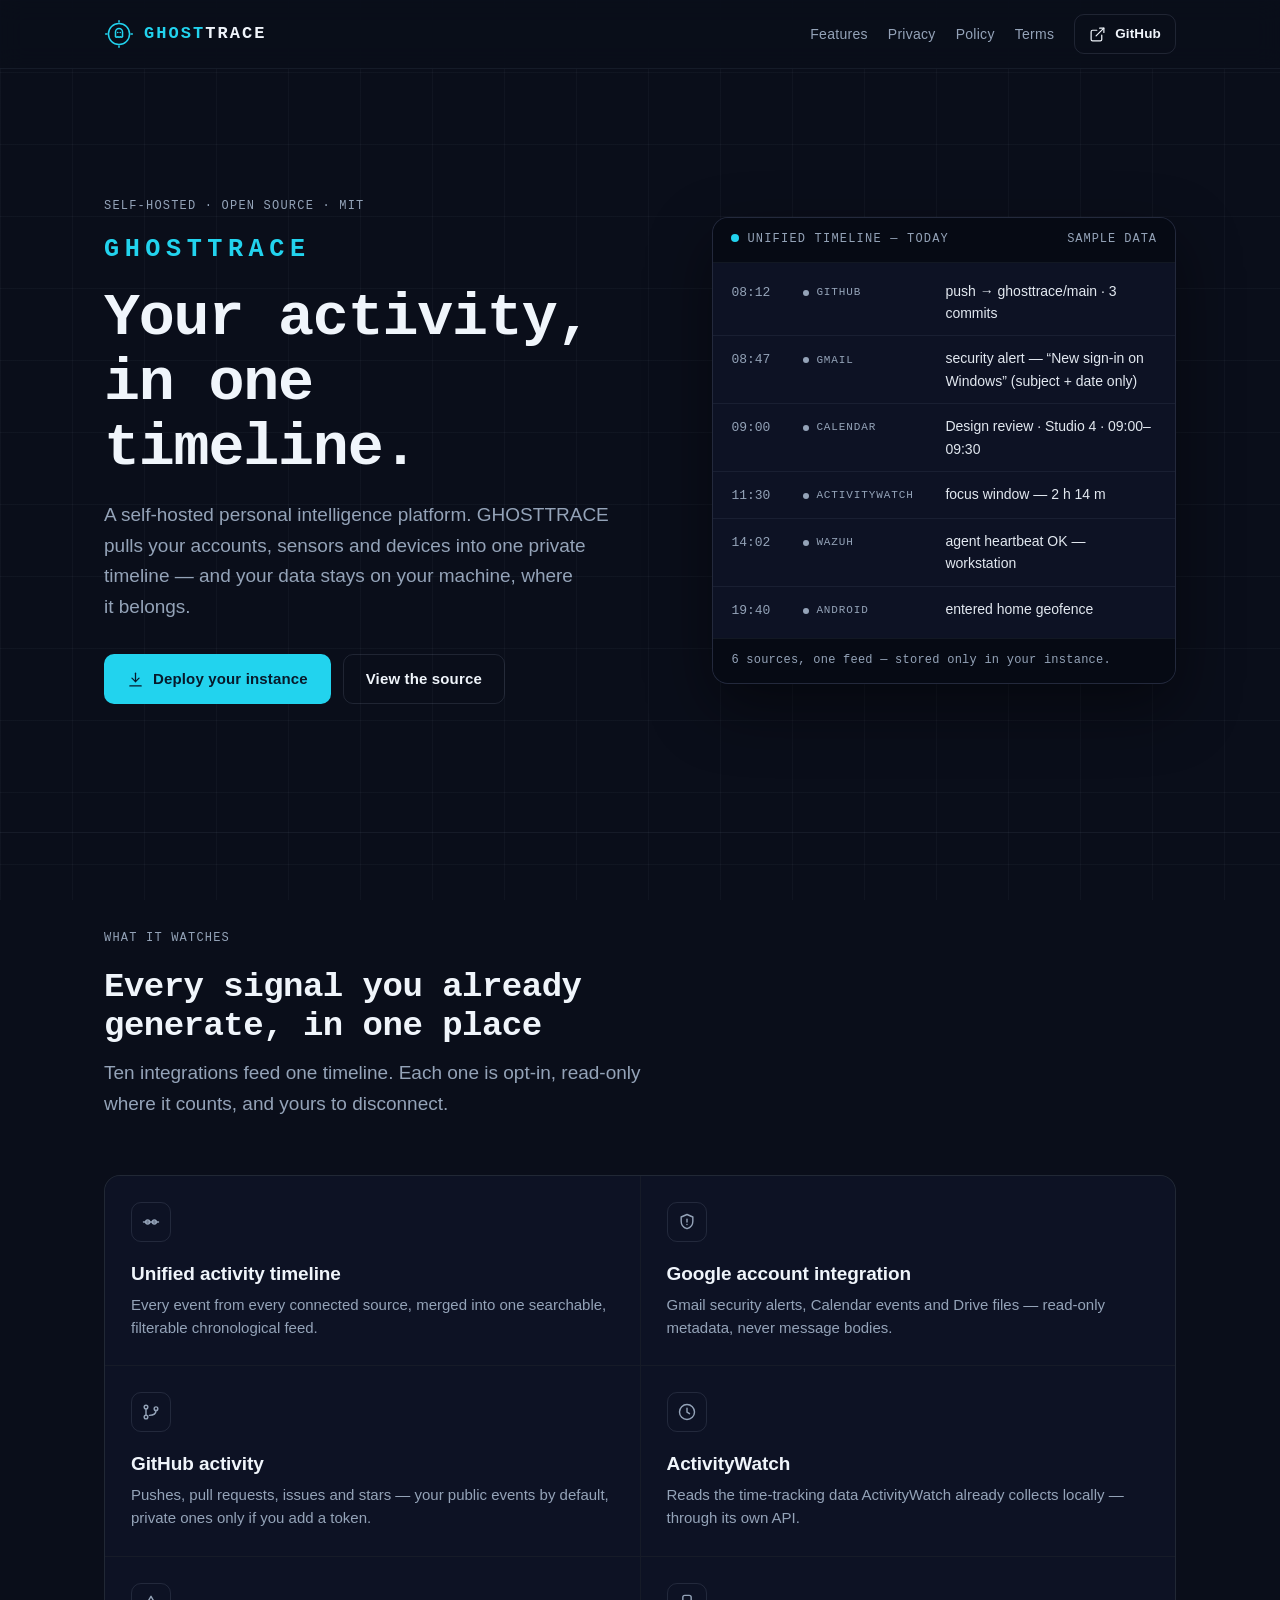
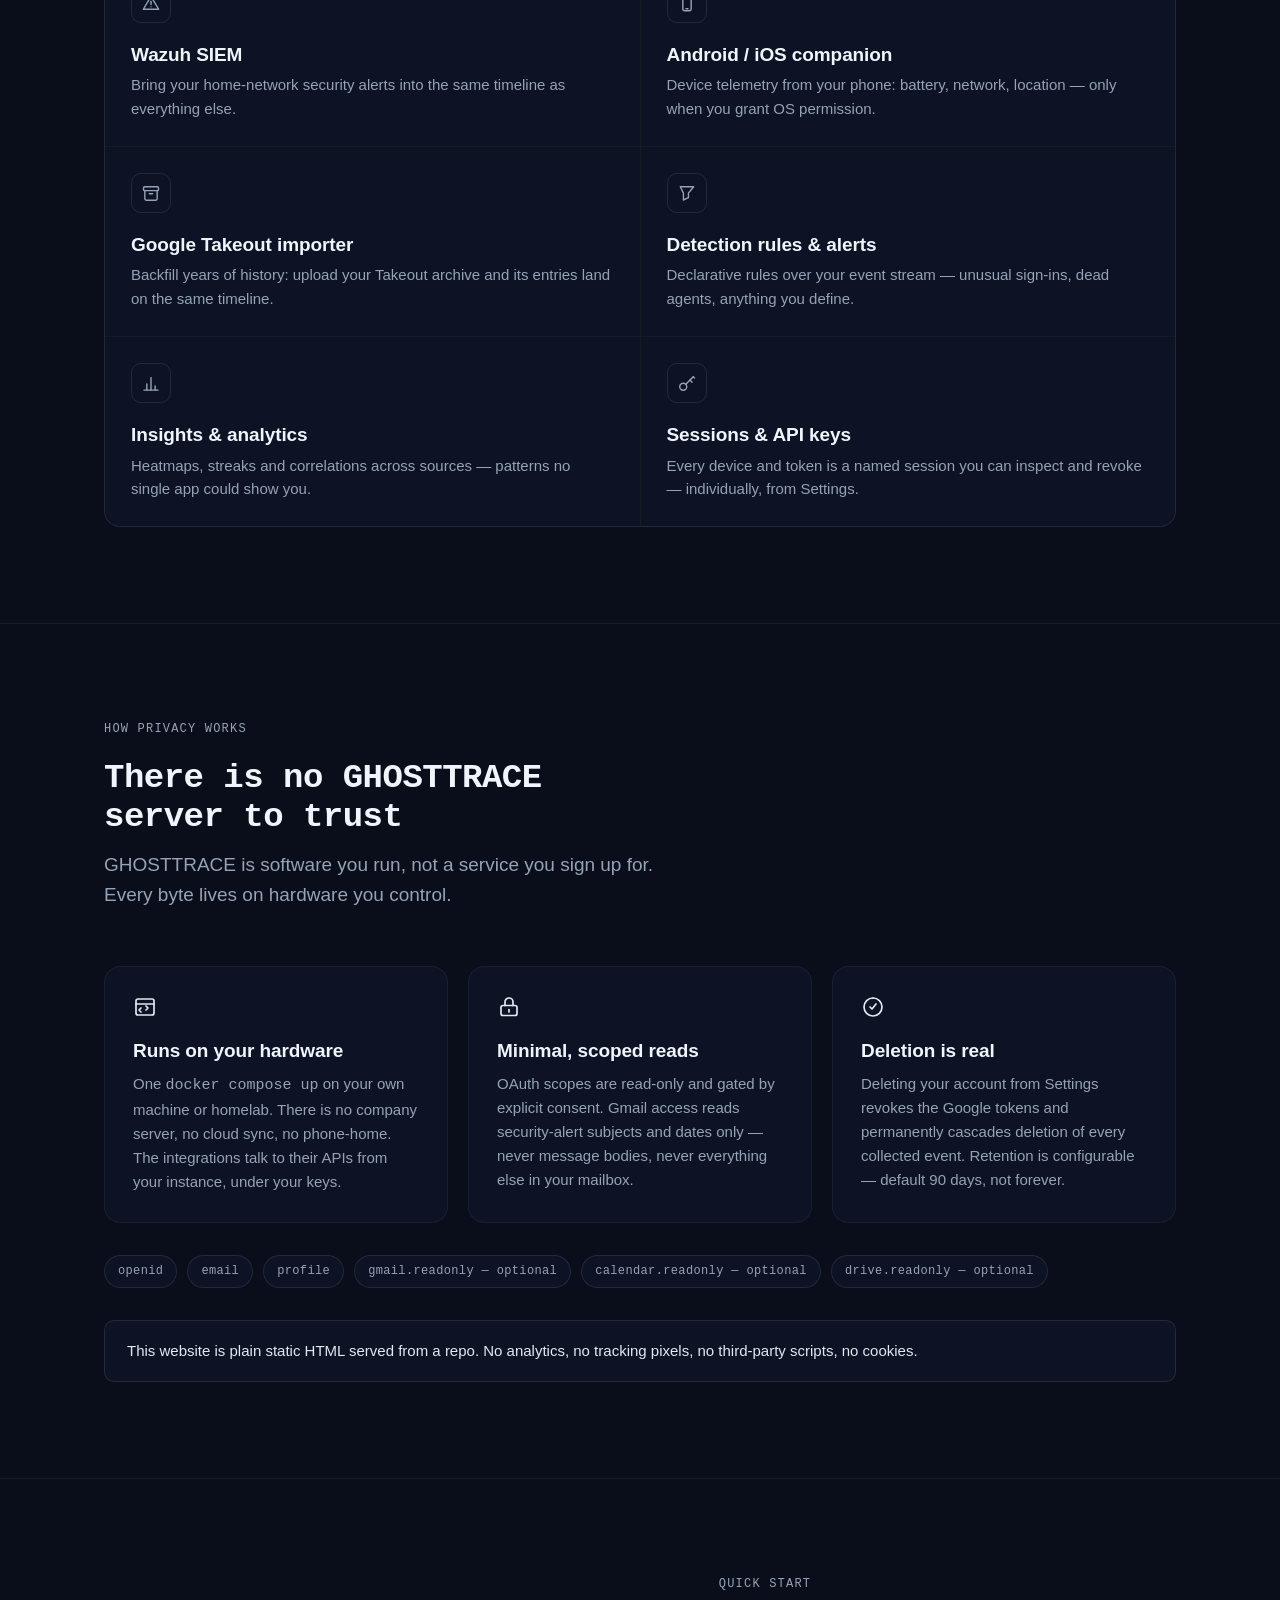
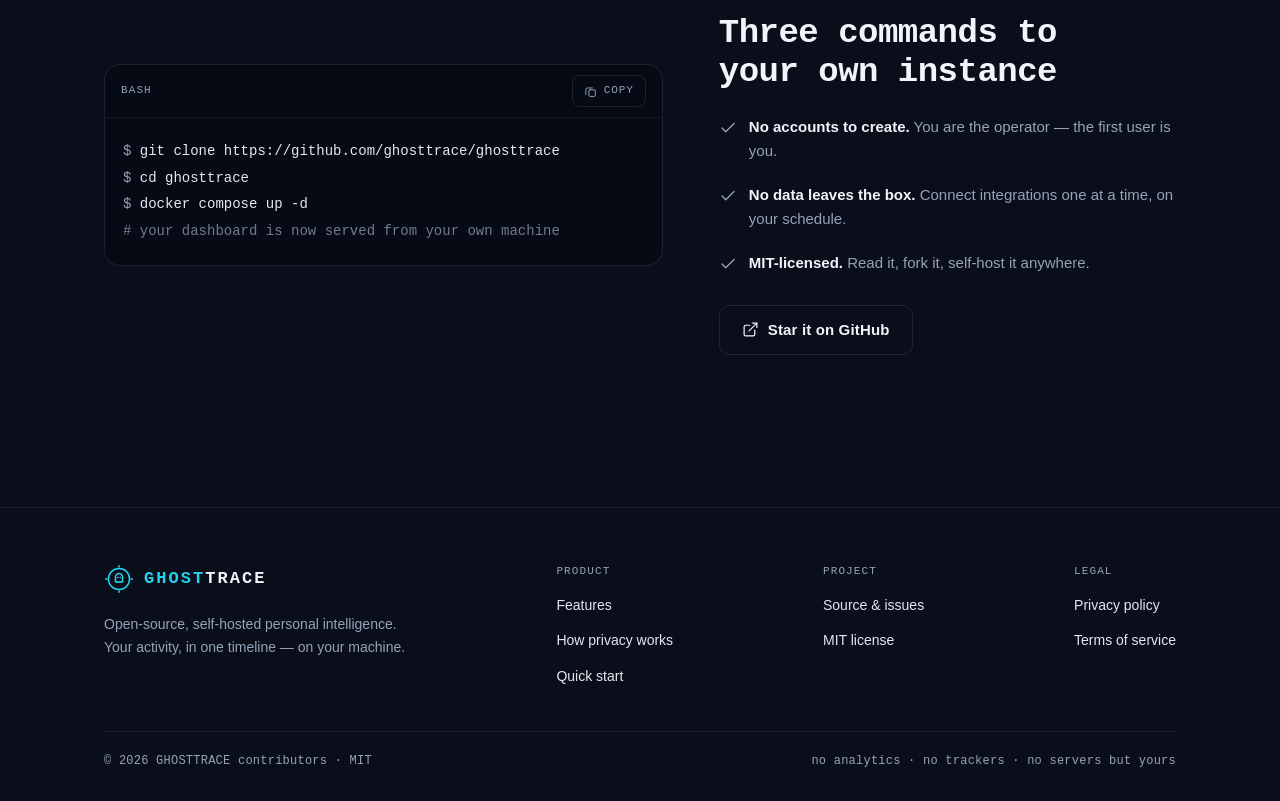
<file: index.html>
<!doctype html>
<html lang="en" data-zcode-design>
<head>
  <meta charset="utf-8" />
  <meta name="viewport" content="width=device-width, initial-scale=1" />
  <title>GHOSTTRACE — your activity, in one timeline</title>
  <meta name="description" content="GHOSTTRACE is an open-source, self-hosted personal intelligence platform. Google, GitHub, ActivityWatch, Wazuh and your phone, unified in one private timeline — your data stays on your machine." />
  <meta name="theme-color" content="#0a0e1a" />
  <link rel="canonical" href="https://parasbutt3-dotcom.github.io/ghosttrace-site/" />
  <meta property="og:type" content="website" />
  <meta property="og:site_name" content="GHOSTTRACE" />
  <meta property="og:url" content="https://parasbutt3-dotcom.github.io/ghosttrace-site/" />
  <meta property="og:title" content="GHOSTTRACE — your activity, in one timeline" />
  <meta property="og:description" content="Self-hosted personal intelligence. Your data stays on your machine." />
  <meta property="og:image" content="https://parasbutt3-dotcom.github.io/ghosttrace-site/logo.png" />
  <meta name="twitter:card" content="summary" />
  <meta name="twitter:title" content="GHOSTTRACE — your activity, in one timeline" />
  <meta name="twitter:description" content="Self-hosted personal intelligence. Your data stays on your machine." />
  <meta name="twitter:image" content="https://parasbutt3-dotcom.github.io/ghosttrace-site/logo.png" />
  <link rel="icon" href="favicon.svg" type="image/svg+xml" />
  <link rel="apple-touch-icon" href="logo.png" />
  <link rel="stylesheet" href="style.css" />
</head>
<body>
  <a class="skip-link" href="#main">Skip to content</a>

  <header class="topnav">
    <div class="container topnav-inner">
      <a class="brand" href="index.html" aria-label="GHOSTTRACE home">
        <svg viewBox="0 0 512 512" width="30" height="30" aria-hidden="true" focusable="false">
          <circle cx="256" cy="256" r="180" fill="none" stroke="#22d3ee" stroke-width="26"/>
          <path d="M256 28v24M256 460v24M28 256h24M460 256h24" fill="none" stroke="#22d3ee" stroke-width="26" stroke-linecap="round"/>
          <path d="M196 302V222a60 60 0 0 1 120 0v80q-15 22-30 0q-15 22-30 0q-15 22-30 0q-15 22-30 0Z" fill="none" stroke="#22d3ee" stroke-width="26" stroke-linejoin="round" stroke-linecap="round"/>
          <circle cx="235" cy="230" r="14" fill="#22d3ee"/>
          <circle cx="277" cy="230" r="14" fill="#22d3ee"/>
        </svg>
        <span class="brand-word"><span class="accent">GHOST</span>TRACE</span>
      </a>
      <nav class="nav-right" aria-label="Primary">
        <div class="nav-links">
          <a href="#features">Features</a>
          <a href="#privacy">Privacy</a>
          <a href="privacy.html">Policy</a>
          <a href="terms.html">Terms</a>
        </div>
        <!-- Repo placeholder: replace href with your published repository URL -->
        <a class="btn btn-secondary btn-sm" href="https://github.com/ghosttrace/ghosttrace" rel="noopener">
          <svg viewBox="0 0 24 24" fill="none" stroke="currentColor" stroke-width="1.7" stroke-linecap="round" stroke-linejoin="round" aria-hidden="true"><path d="M18 13v6a2 2 0 0 1-2 2H5a2 2 0 0 1-2-2V8a2 2 0 0 1 2-2h6"/><path d="M15 3h6v6"/><path d="M10 14 21 3"/></svg>
          GitHub
        </a>
      </nav>
    </div>
  </header>

  <main id="main">
    <!-- ─── hero ──────────────────────────────────────────────────────── -->
    <section class="section hero" aria-labelledby="hero-title">
      <div class="container hero-split">
        <div class="reveal">
          <p class="eyebrow">Self-hosted · Open source · MIT</p>
          <h1 id="hero-title">
            <span class="brand-line">GHOSTTRACE</span>
            Your activity, in one timeline.
          </h1>
          <p class="lead">A self-hosted personal intelligence platform. GHOSTTRACE pulls your accounts, sensors and devices into one private timeline — and your data stays on your machine, where it belongs.</p>
          <div class="hero-cta">
            <a class="btn btn-primary" href="#quickstart">
              <svg viewBox="0 0 24 24" fill="none" stroke="currentColor" stroke-width="1.8" stroke-linecap="round" stroke-linejoin="round" aria-hidden="true"><path d="M12 3v12"/><path d="m7 10 5 5 5-5"/><path d="M4 21h16"/></svg>
              Deploy your instance
            </a>
            <a class="btn btn-secondary" href="https://github.com/ghosttrace/ghosttrace" rel="noopener">View the source</a>
          </div>
        </div>

        <figure class="timeline-panel reveal" style="animation-delay:.15s">
          <div class="timeline-head">
            <p class="label"><span class="live-dot" aria-hidden="true"></span>Unified timeline — today</p>
            <p class="label" style="letter-spacing:.08em">Sample data</p>
          </div>
          <ul class="timeline-list">
            <li class="timeline-row">
              <time>08:12</time>
              <span class="src">GitHub</span>
              <span class="evt">push → ghosttrace/main · 3 commits</span>
            </li>
            <li class="timeline-row">
              <time>08:47</time>
              <span class="src">Gmail</span>
              <span class="evt">security alert — “New sign-in on Windows” (subject + date only)</span>
            </li>
            <li class="timeline-row">
              <time>09:00</time>
              <span class="src">Calendar</span>
              <span class="evt">Design review · Studio 4 · 09:00–09:30</span>
            </li>
            <li class="timeline-row">
              <time>11:30</time>
              <span class="src">ActivityWatch</span>
              <span class="evt">focus window — 2 h 14 m</span>
            </li>
            <li class="timeline-row">
              <time>14:02</time>
              <span class="src">Wazuh</span>
              <span class="evt">agent heartbeat OK — workstation</span>
            </li>
            <li class="timeline-row">
              <time>19:40</time>
              <span class="src">Android</span>
              <span class="evt">entered home geofence</span>
            </li>
          </ul>
          <figcaption class="timeline-foot">6 sources, one feed — stored only in your instance.</figcaption>
        </figure>
      </div>
    </section>

    <!-- ─── features ──────────────────────────────────────────────────── -->
    <section class="section" id="features" aria-labelledby="features-title">
      <div class="container">
        <div class="section-head">
          <p class="eyebrow">What it watches</p>
          <h2 id="features-title">Every signal you already generate, in one place</h2>
          <p class="lead">Ten integrations feed one timeline. Each one is opt-in, read-only where it counts, and yours to disconnect.</p>
        </div>
        <div class="features-grid">
          <article class="feature">
            <span class="feature-mark"><svg viewBox="0 0 24 24" fill="none" stroke="currentColor" stroke-width="1.7" stroke-linecap="round" aria-hidden="true"><path d="M3 12h18"/><circle cx="8" cy="12" r="2.4"/><circle cx="16" cy="12" r="2.4"/></svg></span>
            <h3>Unified activity timeline</h3>
            <p>Every event from every connected source, merged into one searchable, filterable chronological feed.</p>
          </article>
          <article class="feature">
            <span class="feature-mark"><svg viewBox="0 0 24 24" fill="none" stroke="currentColor" stroke-width="1.7" stroke-linecap="round" stroke-linejoin="round" aria-hidden="true"><path d="m12 3 7 3v5c0 4.4-3 7.7-7 9-4-1.3-7-4.6-7-9V6l7-3Z"/><path d="M12 8.5V12"/><path d="M12 15h.01"/></svg></span>
            <h3>Google account integration</h3>
            <p>Gmail security alerts, Calendar events and Drive files — read-only metadata, never message bodies.</p>
          </article>
          <article class="feature">
            <span class="feature-mark"><svg viewBox="0 0 24 24" fill="none" stroke="currentColor" stroke-width="1.7" stroke-linecap="round" aria-hidden="true"><circle cx="6" cy="6" r="2.2"/><circle cx="6" cy="18" r="2.2"/><circle cx="18" cy="8" r="2.2"/><path d="M6 8.2v7.6"/><path d="M18 10.2c0 4-3.6 5.8-8 5.8"/></svg></span>
            <h3>GitHub activity</h3>
            <p>Pushes, pull requests, issues and stars — your public events by default, private ones only if you add a token.</p>
          </article>
          <article class="feature">
            <span class="feature-mark"><svg viewBox="0 0 24 24" fill="none" stroke="currentColor" stroke-width="1.7" stroke-linecap="round" aria-hidden="true"><circle cx="12" cy="12" r="9"/><path d="M12 7.5V12l3 2"/></svg></span>
            <h3>ActivityWatch</h3>
            <p>Reads the time-tracking data ActivityWatch already collects locally — through its own API.</p>
          </article>
          <article class="feature">
            <span class="feature-mark"><svg viewBox="0 0 24 24" fill="none" stroke="currentColor" stroke-width="1.7" stroke-linecap="round" stroke-linejoin="round" aria-hidden="true"><path d="M12 4 2.8 19.5h18.4L12 4Z"/><path d="M12 10v3.8"/><path d="M12 16.6h.01"/></svg></span>
            <h3>Wazuh SIEM</h3>
            <p>Bring your home-network security alerts into the same timeline as everything else.</p>
          </article>
          <article class="feature">
            <span class="feature-mark"><svg viewBox="0 0 24 24" fill="none" stroke="currentColor" stroke-width="1.7" stroke-linecap="round" stroke-linejoin="round" aria-hidden="true"><rect x="7" y="2.8" width="10" height="18.4" rx="2.4"/><path d="M10.8 18.8h2.4"/></svg></span>
            <h3>Android / iOS companion</h3>
            <p>Device telemetry from your phone: battery, network, location — only when you grant OS permission.</p>
          </article>
          <article class="feature">
            <span class="feature-mark"><svg viewBox="0 0 24 24" fill="none" stroke="currentColor" stroke-width="1.7" stroke-linecap="round" stroke-linejoin="round" aria-hidden="true"><rect x="3" y="4.5" width="18" height="4.6" rx="1.4"/><path d="M4.6 9.1v9.9A1.6 1.6 0 0 0 6.2 20.6h11.6a1.6 1.6 0 0 0 1.6-1.6V9.1"/><path d="M10 12.8h4"/></svg></span>
            <h3>Google Takeout importer</h3>
            <p>Backfill years of history: upload your Takeout archive and its entries land on the same timeline.</p>
          </article>
          <article class="feature">
            <span class="feature-mark"><svg viewBox="0 0 24 24" fill="none" stroke="currentColor" stroke-width="1.7" stroke-linecap="round" stroke-linejoin="round" aria-hidden="true"><path d="M4 4.5h16l-6.3 7.7v5.4L7.7 20.4v-8.2L4 4.5Z"/></svg></span>
            <h3>Detection rules &amp; alerts</h3>
            <p>Declarative rules over your event stream — unusual sign-ins, dead agents, anything you define.</p>
          </article>
          <article class="feature">
            <span class="feature-mark"><svg viewBox="0 0 24 24" fill="none" stroke="currentColor" stroke-width="1.7" stroke-linecap="round" aria-hidden="true"><path d="M3.5 20.5h17"/><path d="M7 20.5V13"/><path d="M12 20.5V5.5"/><path d="M17 20.5v-5"/></svg></span>
            <h3>Insights &amp; analytics</h3>
            <p>Heatmaps, streaks and correlations across sources — patterns no single app could show you.</p>
          </article>
          <article class="feature">
            <span class="feature-mark"><svg viewBox="0 0 24 24" fill="none" stroke="currentColor" stroke-width="1.7" stroke-linecap="round" stroke-linejoin="round" aria-hidden="true"><circle cx="7.5" cy="16.5" r="4.2"/><path d="m10.6 13.4 8.9-8.9"/><path d="m15.5 8.5 2.6 2.6"/><path d="M19.5 4.5 21 6"/></svg></span>
            <h3>Sessions &amp; API keys</h3>
            <p>Every device and token is a named session you can inspect and revoke — individually, from Settings.</p>
          </article>
        </div>
      </div>
    </section>

    <!-- ─── how privacy works ─────────────────────────────────────────── -->
    <section class="section" id="privacy" aria-labelledby="privacy-title">
      <div class="container">
        <div class="section-head">
          <p class="eyebrow">How privacy works</p>
          <h2 id="privacy-title">There is no GHOSTTRACE server to trust</h2>
          <p class="lead">GHOSTTRACE is software you run, not a service you sign up for. Every byte lives on hardware you control.</p>
        </div>
        <div class="grid-3">
          <div class="pillar">
            <svg width="24" height="24" viewBox="0 0 24 24" fill="none" stroke="currentColor" stroke-width="1.7" stroke-linecap="round" stroke-linejoin="round" aria-hidden="true"><rect x="3" y="4" width="18" height="16" rx="2"/><path d="M3 9h18"/><path d="m8 13-2 2 2 2"/><path d="m13 15 2-2-2-2"/></svg>
            <h3>Runs on your hardware</h3>
            <p>One <code>docker compose up</code> on your own machine or homelab. There is no company server, no cloud sync, no phone-home. The integrations talk to their APIs from your instance, under your keys.</p>
          </div>
          <div class="pillar">
            <svg width="24" height="24" viewBox="0 0 24 24" fill="none" stroke="currentColor" stroke-width="1.7" stroke-linecap="round" stroke-linejoin="round" aria-hidden="true"><rect x="4" y="10.5" width="16" height="10" rx="2"/><path d="M8 10.5V7a4 4 0 0 1 8 0v3.5"/><path d="M12 14.5v2.5"/></svg>
            <h3>Minimal, scoped reads</h3>
            <p>OAuth scopes are read-only and gated by explicit consent. Gmail access reads security-alert subjects and dates only — never message bodies, never everything else in your mailbox.</p>
          </div>
          <div class="pillar">
            <svg width="24" height="24" viewBox="0 0 24 24" fill="none" stroke="currentColor" stroke-width="1.7" stroke-linecap="round" stroke-linejoin="round" aria-hidden="true"><circle cx="12" cy="12" r="9"/><path d="m9 12 2 2 4-5"/><path d="M12 3v0"/></svg>
            <h3>Deletion is real</h3>
            <p>Deleting your account from Settings revokes the Google tokens and permanently cascades deletion of every collected event. Retention is configurable — default 90 days, not forever.</p>
          </div>
        </div>
        <div class="scope-chips" role="list" aria-label="OAuth scopes GHOSTTRACE can request">
          <span class="chip" role="listitem">openid</span>
          <span class="chip" role="listitem">email</span>
          <span class="chip" role="listitem">profile</span>
          <span class="chip" role="listitem">gmail.readonly — optional</span>
          <span class="chip" role="listitem">calendar.readonly — optional</span>
          <span class="chip" role="listitem">drive.readonly — optional</span>
        </div>
        <p class="site-privacy-note">This website is plain static HTML served from a repo. No analytics, no tracking pixels, no third-party scripts, no cookies.</p>
      </div>
    </section>

    <!-- ─── quick start ───────────────────────────────────────────────── -->
    <section class="section" id="quickstart" aria-labelledby="quickstart-title">
      <div class="container quickstart-grid">
        <div class="terminal">
          <div class="terminal-bar">
            <p class="label">bash</p>
            <button class="copy-btn" id="copy-commands" type="button">
              <svg viewBox="0 0 24 24" fill="none" stroke="currentColor" stroke-width="1.8" stroke-linecap="round" stroke-linejoin="round" aria-hidden="true"><rect x="9" y="9" width="12" height="12" rx="2"/><path d="M15.5 5.5H6a2.5 2.5 0 0 0-2.5 2.5v9.5"/></svg>
              <span id="copy-label">Copy</span>
            </button>
          </div>
<pre id="quickstart-cmds"><code><span class="prompt">$</span> git clone https://github.com/ghosttrace/ghosttrace
<span class="prompt">$</span> cd ghosttrace
<span class="prompt">$</span> docker compose up -d
<span class="comment"># your dashboard is now served from your own machine</span></code></pre>
        </div>
        <div>
          <p class="eyebrow">Quick start</p>
          <h2 id="quickstart-title">Three commands to your own instance</h2>
          <ul class="quickstart-points">
            <li><svg viewBox="0 0 24 24" fill="none" stroke="currentColor" stroke-width="1.8" stroke-linecap="round" stroke-linejoin="round" aria-hidden="true"><path d="M20 6 9 17l-5-5"/></svg><span><strong>No accounts to create.</strong> You are the operator — the first user is you.</span></li>
            <li><svg viewBox="0 0 24 24" fill="none" stroke="currentColor" stroke-width="1.8" stroke-linecap="round" stroke-linejoin="round" aria-hidden="true"><path d="M20 6 9 17l-5-5"/></svg><span><strong>No data leaves the box.</strong> Connect integrations one at a time, on your schedule.</span></li>
            <li><svg viewBox="0 0 24 24" fill="none" stroke="currentColor" stroke-width="1.8" stroke-linecap="round" stroke-linejoin="round" aria-hidden="true"><path d="M20 6 9 17l-5-5"/></svg><span><strong>MIT-licensed.</strong> Read it, fork it, self-host it anywhere.</span></li>
          </ul>
          <div class="hero-cta" style="margin-top:var(--gap-md)">
            <a class="btn btn-secondary" href="https://github.com/ghosttrace/ghosttrace" rel="noopener">
              <svg viewBox="0 0 24 24" fill="none" stroke="currentColor" stroke-width="1.7" stroke-linecap="round" stroke-linejoin="round" aria-hidden="true"><path d="M18 13v6a2 2 0 0 1-2 2H5a2 2 0 0 1-2-2V8a2 2 0 0 1 2-2h6"/><path d="M15 3h6v6"/><path d="M10 14 21 3"/></svg>
              Star it on GitHub
            </a>
          </div>
        </div>
      </div>
    </section>
  </main>

  <footer class="pagefoot">
    <div class="container">
      <div class="foot-grid">
        <div class="foot-brand">
          <a class="brand" href="index.html" aria-label="GHOSTTRACE home">
            <svg viewBox="0 0 512 512" width="30" height="30" aria-hidden="true" focusable="false">
              <circle cx="256" cy="256" r="180" fill="none" stroke="#22d3ee" stroke-width="26"/>
              <path d="M256 28v24M256 460v24M28 256h24M460 256h24" fill="none" stroke="#22d3ee" stroke-width="26" stroke-linecap="round"/>
              <path d="M196 302V222a60 60 0 0 1 120 0v80q-15 22-30 0q-15 22-30 0q-15 22-30 0q-15 22-30 0Z" fill="none" stroke="#22d3ee" stroke-width="26" stroke-linejoin="round" stroke-linecap="round"/>
              <circle cx="235" cy="230" r="14" fill="#22d3ee"/>
              <circle cx="277" cy="230" r="14" fill="#22d3ee"/>
            </svg>
            <span class="brand-word"><span class="accent">GHOST</span>TRACE</span>
          </a>
          <p>Open-source, self-hosted personal intelligence. Your activity, in one timeline — on your machine.</p>
        </div>
        <nav class="foot-col" aria-label="Product">
          <h3>Product</h3>
          <ul>
            <li><a href="#features">Features</a></li>
            <li><a href="#privacy">How privacy works</a></li>
            <li><a href="#quickstart">Quick start</a></li>
          </ul>
        </nav>
        <nav class="foot-col" aria-label="Project">
          <h3>Project</h3>
          <ul>
            <li><a href="https://github.com/ghosttrace/ghosttrace" rel="noopener">Source &amp; issues</a></li>
            <li><a href="LICENSE">MIT license</a></li>
          </ul>
        </nav>
        <nav class="foot-col" aria-label="Legal">
          <h3>Legal</h3>
          <ul>
            <li><a href="privacy.html">Privacy policy</a></li>
            <li><a href="terms.html">Terms of service</a></li>
          </ul>
        </nav>
      </div>
      <div class="foot-bottom">
        <span>© 2026 GHOSTTRACE contributors · MIT</span>
        <span>no analytics · no trackers · no servers but yours</span>
      </div>
    </div>
  </footer>

  <script>
    // Copy button for the quick-start commands — progressive enhancement.
    (function () {
      var btn = document.getElementById("copy-commands");
      var pre = document.getElementById("quickstart-cmds");
      var label = document.getElementById("copy-label");
      if (!btn || !pre) return;
      btn.addEventListener("click", function () {
        var text = pre.textContent.replace(/^\$\s/gm, "").replace(/^#.*\n?/gm, "").trim();
        var done = function (msg) {
          label.textContent = msg;
          setTimeout(function () { label.textContent = "Copy"; }, 1800);
        };
        if (navigator.clipboard && navigator.clipboard.writeText) {
          navigator.clipboard.writeText(text).then(
            function () { done("Copied"); },
            function () { done("Press Ctrl+C"); }
          );
        } else {
          done("Press Ctrl+C");
        }
      });
    })();
  </script>
</body>
</html>
</file>
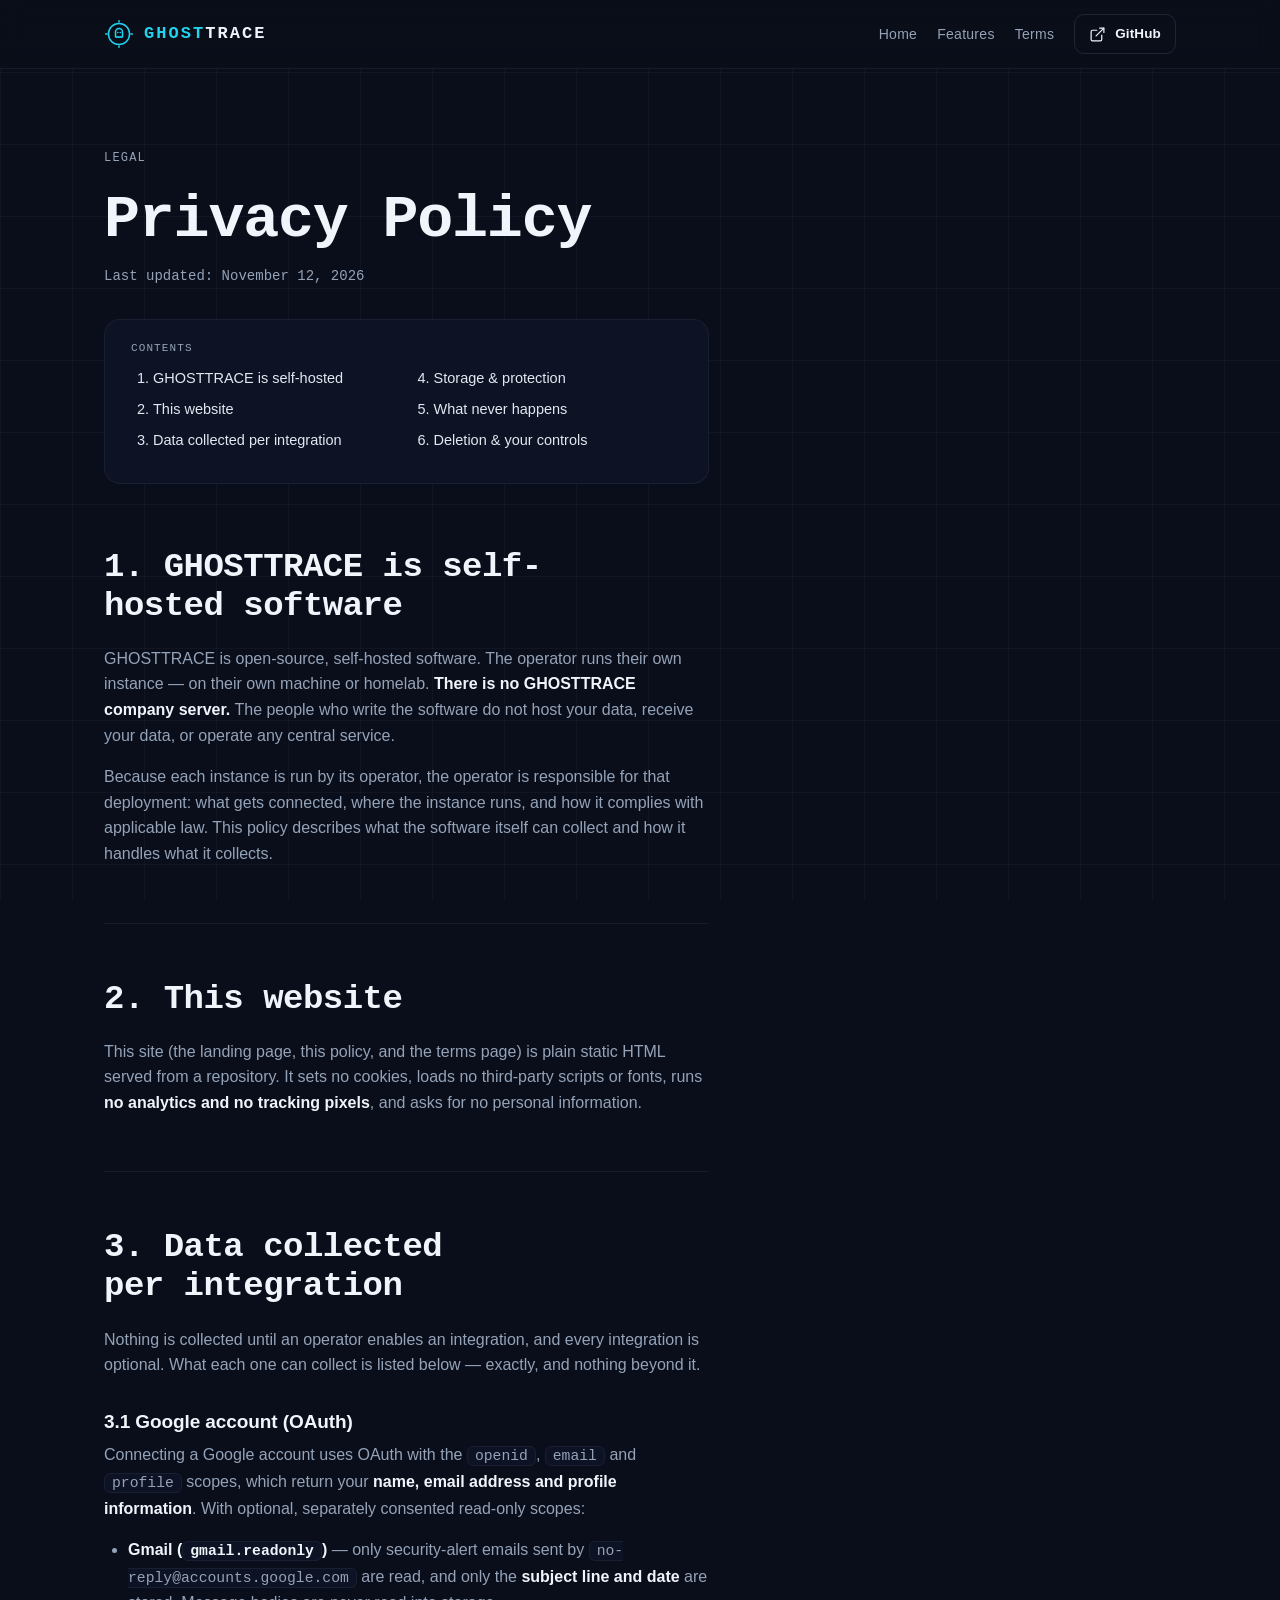
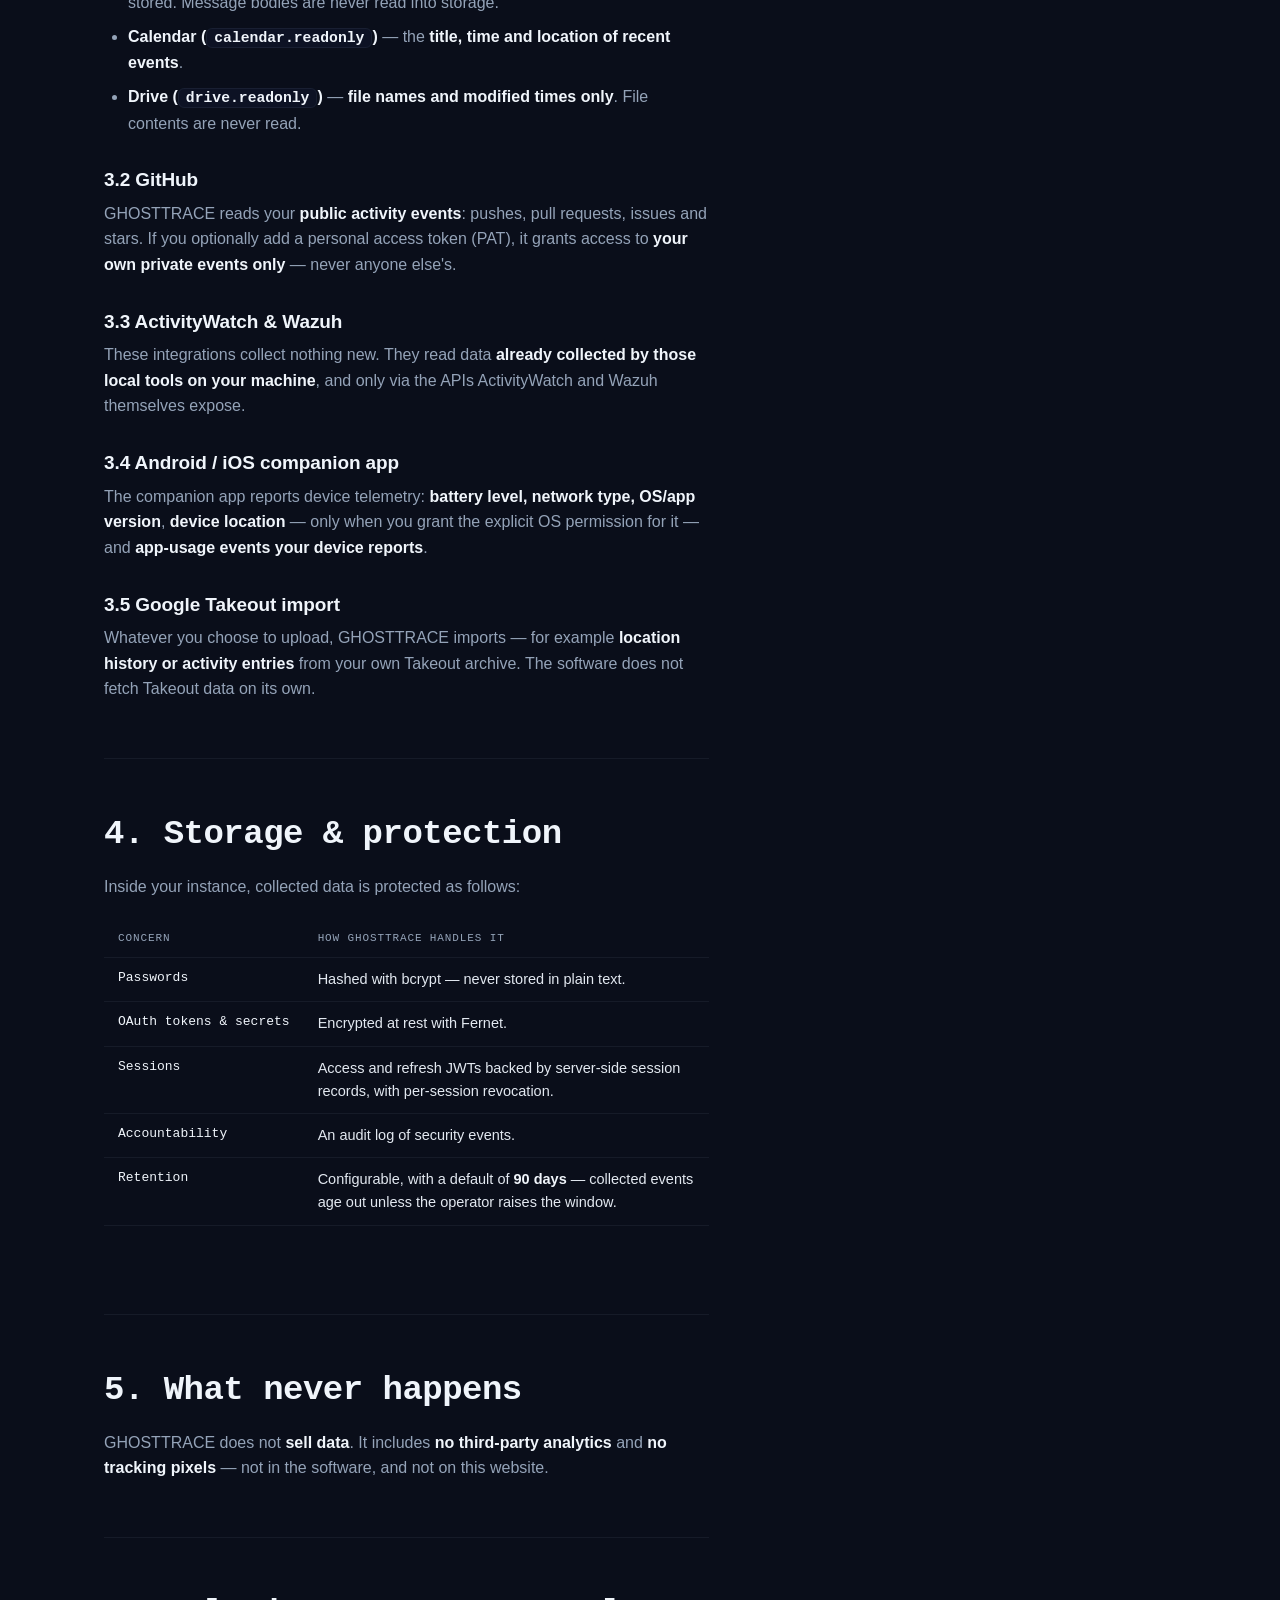
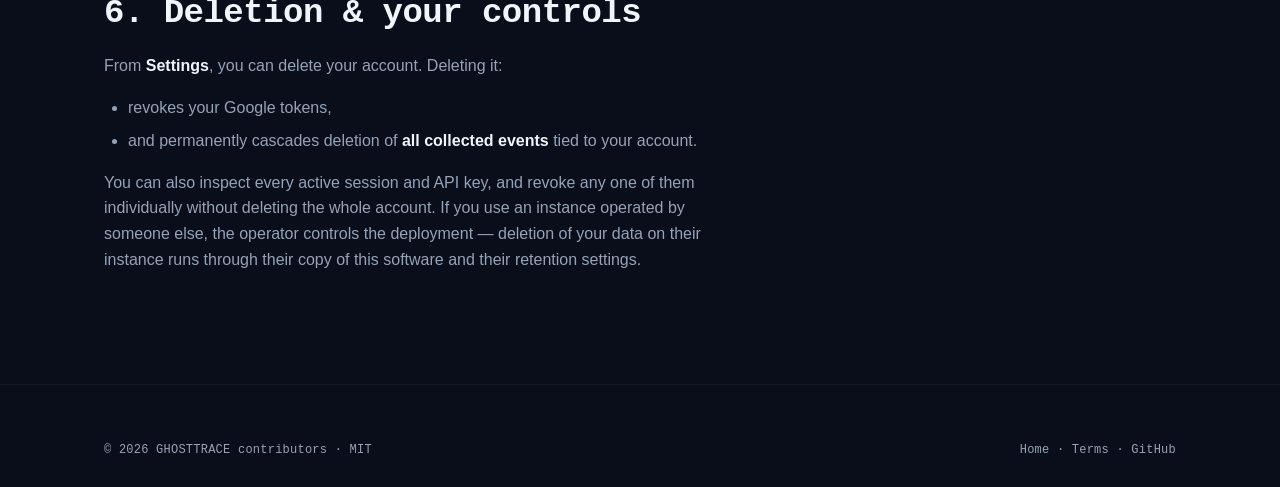
<file: privacy.html>
<!doctype html>
<html lang="en" data-zcode-design>
<head>
  <meta charset="utf-8" />
  <meta name="viewport" content="width=device-width, initial-scale=1" />
  <title>Privacy Policy — GHOSTTRACE</title>
  <meta name="description" content="What GHOSTTRACE collects, how it is protected, and how it is deleted. GHOSTTRACE is self-hosted software — there is no GHOSTTRACE server." />
  <meta name="theme-color" content="#0a0e1a" />
  <link rel="canonical" href="https://parasbutt3-dotcom.github.io/ghosttrace-site/privacy.html" />
  <meta property="og:type" content="website" />
  <meta property="og:site_name" content="GHOSTTRACE" />
  <meta property="og:url" content="https://parasbutt3-dotcom.github.io/ghosttrace-site/privacy.html" />
  <meta property="og:title" content="Privacy Policy — GHOSTTRACE" />
  <meta property="og:description" content="What GHOSTTRACE collects, how it is protected, and how it is deleted. GHOSTTRACE is self-hosted software — there is no GHOSTTRACE server." />
  <meta name="twitter:card" content="summary" />
  <link rel="icon" href="favicon.svg" type="image/svg+xml" />
  <link rel="apple-touch-icon" href="logo.png" />
  <link rel="stylesheet" href="style.css" />
</head>
<body>
  <a class="skip-link" href="#main">Skip to content</a>

  <header class="topnav">
    <div class="container topnav-inner">
      <a class="brand" href="index.html" aria-label="GHOSTTRACE home">
        <svg viewBox="0 0 512 512" width="30" height="30" aria-hidden="true" focusable="false">
          <circle cx="256" cy="256" r="180" fill="none" stroke="#22d3ee" stroke-width="26"/>
          <path d="M256 28v24M256 460v24M28 256h24M460 256h24" fill="none" stroke="#22d3ee" stroke-width="26" stroke-linecap="round"/>
          <path d="M196 302V222a60 60 0 0 1 120 0v80q-15 22-30 0q-15 22-30 0q-15 22-30 0q-15 22-30 0Z" fill="none" stroke="#22d3ee" stroke-width="26" stroke-linejoin="round" stroke-linecap="round"/>
          <circle cx="235" cy="230" r="14" fill="#22d3ee"/>
          <circle cx="277" cy="230" r="14" fill="#22d3ee"/>
        </svg>
        <span class="brand-word"><span class="accent">GHOST</span>TRACE</span>
      </a>
      <nav class="nav-right" aria-label="Primary">
        <div class="nav-links">
          <a href="index.html">Home</a>
          <a href="index.html#features">Features</a>
          <a href="terms.html">Terms</a>
        </div>
        <a class="btn btn-secondary btn-sm" href="https://github.com/ghosttrace/ghosttrace" rel="noopener">
          <svg viewBox="0 0 24 24" fill="none" stroke="currentColor" stroke-width="1.7" stroke-linecap="round" stroke-linejoin="round" aria-hidden="true"><path d="M18 13v6a2 2 0 0 1-2 2H5a2 2 0 0 1-2-2V8a2 2 0 0 1 2-2h6"/><path d="M15 3h6v6"/><path d="M10 14 21 3"/></svg>
          GitHub
        </a>
      </nav>
    </div>
  </header>

  <main id="main">
    <div class="container">
      <div class="legal-head">
        <p class="eyebrow">Legal</p>
        <h1>Privacy Policy</h1>
        <p class="meta">Last updated: November 12, 2026</p>
        <nav class="toc" aria-label="Contents">
          <h2>Contents</h2>
          <ol>
            <li><a href="#self-hosted">GHOSTTRACE is self-hosted</a></li>
            <li><a href="#this-site">This website</a></li>
            <li><a href="#integrations">Data collected per integration</a></li>
            <li><a href="#storage">Storage &amp; protection</a></li>
            <li><a href="#never">What never happens</a></li>
            <li><a href="#deletion">Deletion &amp; your controls</a></li>
          </ol>
        </nav>
      </div>

      <div class="prose">
        <section id="self-hosted" aria-labelledby="self-hosted-title">
          <h2 id="self-hosted-title">1. GHOSTTRACE is self-hosted software</h2>
          <p>GHOSTTRACE is open-source, self-hosted software. The operator runs their own instance — on their own machine or homelab. <strong>There is no GHOSTTRACE company server.</strong> The people who write the software do not host your data, receive your data, or operate any central service.</p>
          <p>Because each instance is run by its operator, the operator is responsible for that deployment: what gets connected, where the instance runs, and how it complies with applicable law. This policy describes what the software itself can collect and how it handles what it collects.</p>
        </section>

        <section id="this-site" aria-labelledby="this-site-title">
          <h2 id="this-site-title">2. This website</h2>
          <p>This site (the landing page, this policy, and the terms page) is plain static HTML served from a repository. It sets no cookies, loads no third-party scripts or fonts, runs <strong>no analytics and no tracking pixels</strong>, and asks for no personal information.</p>
        </section>

        <section id="integrations" aria-labelledby="integrations-title">
          <h2 id="integrations-title">3. Data collected per integration</h2>
          <p>Nothing is collected until an operator enables an integration, and every integration is optional. What each one can collect is listed below — exactly, and nothing beyond it.</p>

          <h3>3.1 Google account (OAuth)</h3>
          <p>Connecting a Google account uses OAuth with the <code>openid</code>, <code>email</code> and <code>profile</code> scopes, which return your <strong>name, email address and profile information</strong>. With optional, separately consented read-only scopes:</p>
          <ul>
            <li><strong>Gmail (<code>gmail.readonly</code>)</strong> — only security-alert emails sent by <code>no-reply@accounts.google.com</code> are read, and only the <strong>subject line and date</strong> are stored. Message bodies are never read into storage.</li>
            <li><strong>Calendar (<code>calendar.readonly</code>)</strong> — the <strong>title, time and location of recent events</strong>.</li>
            <li><strong>Drive (<code>drive.readonly</code>)</strong> — <strong>file names and modified times only</strong>. File contents are never read.</li>
          </ul>

          <h3>3.2 GitHub</h3>
          <p>GHOSTTRACE reads your <strong>public activity events</strong>: pushes, pull requests, issues and stars. If you optionally add a personal access token (PAT), it grants access to <strong>your own private events only</strong> — never anyone else's.</p>

          <h3>3.3 ActivityWatch &amp; Wazuh</h3>
          <p>These integrations collect nothing new. They read data <strong>already collected by those local tools on your machine</strong>, and only via the APIs ActivityWatch and Wazuh themselves expose.</p>

          <h3>3.4 Android / iOS companion app</h3>
          <p>The companion app reports device telemetry: <strong>battery level, network type, OS/app version</strong>, <strong>device location</strong> — only when you grant the explicit OS permission for it — and <strong>app-usage events your device reports</strong>.</p>

          <h3>3.5 Google Takeout import</h3>
          <p>Whatever you choose to upload, GHOSTTRACE imports — for example <strong>location history or activity entries</strong> from your own Takeout archive. The software does not fetch Takeout data on its own.</p>
        </section>

        <section id="storage" aria-labelledby="storage-title">
          <h2 id="storage-title">4. Storage &amp; protection</h2>
          <p>Inside your instance, collected data is protected as follows:</p>
          <table class="scope-table">
            <thead><tr><th>Concern</th><th>How GHOSTTRACE handles it</th></tr></thead>
            <tbody>
              <tr><td>Passwords</td><td>Hashed with bcrypt — never stored in plain text.</td></tr>
              <tr><td>OAuth tokens &amp; secrets</td><td>Encrypted at rest with Fernet.</td></tr>
              <tr><td>Sessions</td><td>Access and refresh JWTs backed by server-side session records, with per-session revocation.</td></tr>
              <tr><td>Accountability</td><td>An audit log of security events.</td></tr>
              <tr><td>Retention</td><td>Configurable, with a default of <strong>90 days</strong> — collected events age out unless the operator raises the window.</td></tr>
            </tbody>
          </table>
        </section>

        <section id="never" aria-labelledby="never-title">
          <h2 id="never-title">5. What never happens</h2>
          <p>GHOSTTRACE does not <strong>sell data</strong>. It includes <strong>no third-party analytics</strong> and <strong>no tracking pixels</strong> — not in the software, and not on this website.</p>
        </section>

        <section id="deletion" aria-labelledby="deletion-title">
          <h2 id="deletion-title">6. Deletion &amp; your controls</h2>
          <p>From <strong>Settings</strong>, you can delete your account. Deleting it:</p>
          <ul>
            <li>revokes your Google tokens,</li>
            <li>and permanently cascades deletion of <strong>all collected events</strong> tied to your account.</li>
          </ul>
          <p>You can also inspect every active session and API key, and revoke any one of them individually without deleting the whole account. If you use an instance operated by someone else, the operator controls the deployment — deletion of your data on their instance runs through their copy of this software and their retention settings.</p>
        </section>
      </div>
    </div>
  </main>

  <footer class="pagefoot">
    <div class="container">
      <div class="foot-bottom" style="border-top:0;padding-top:0">
        <span>© 2026 GHOSTTRACE contributors · MIT</span>
        <span><a href="index.html">Home</a> · <a href="terms.html">Terms</a> · <a href="https://github.com/ghosttrace/ghosttrace" rel="noopener">GitHub</a></span>
      </div>
    </div>
  </footer>
</body>
</html>
</file>
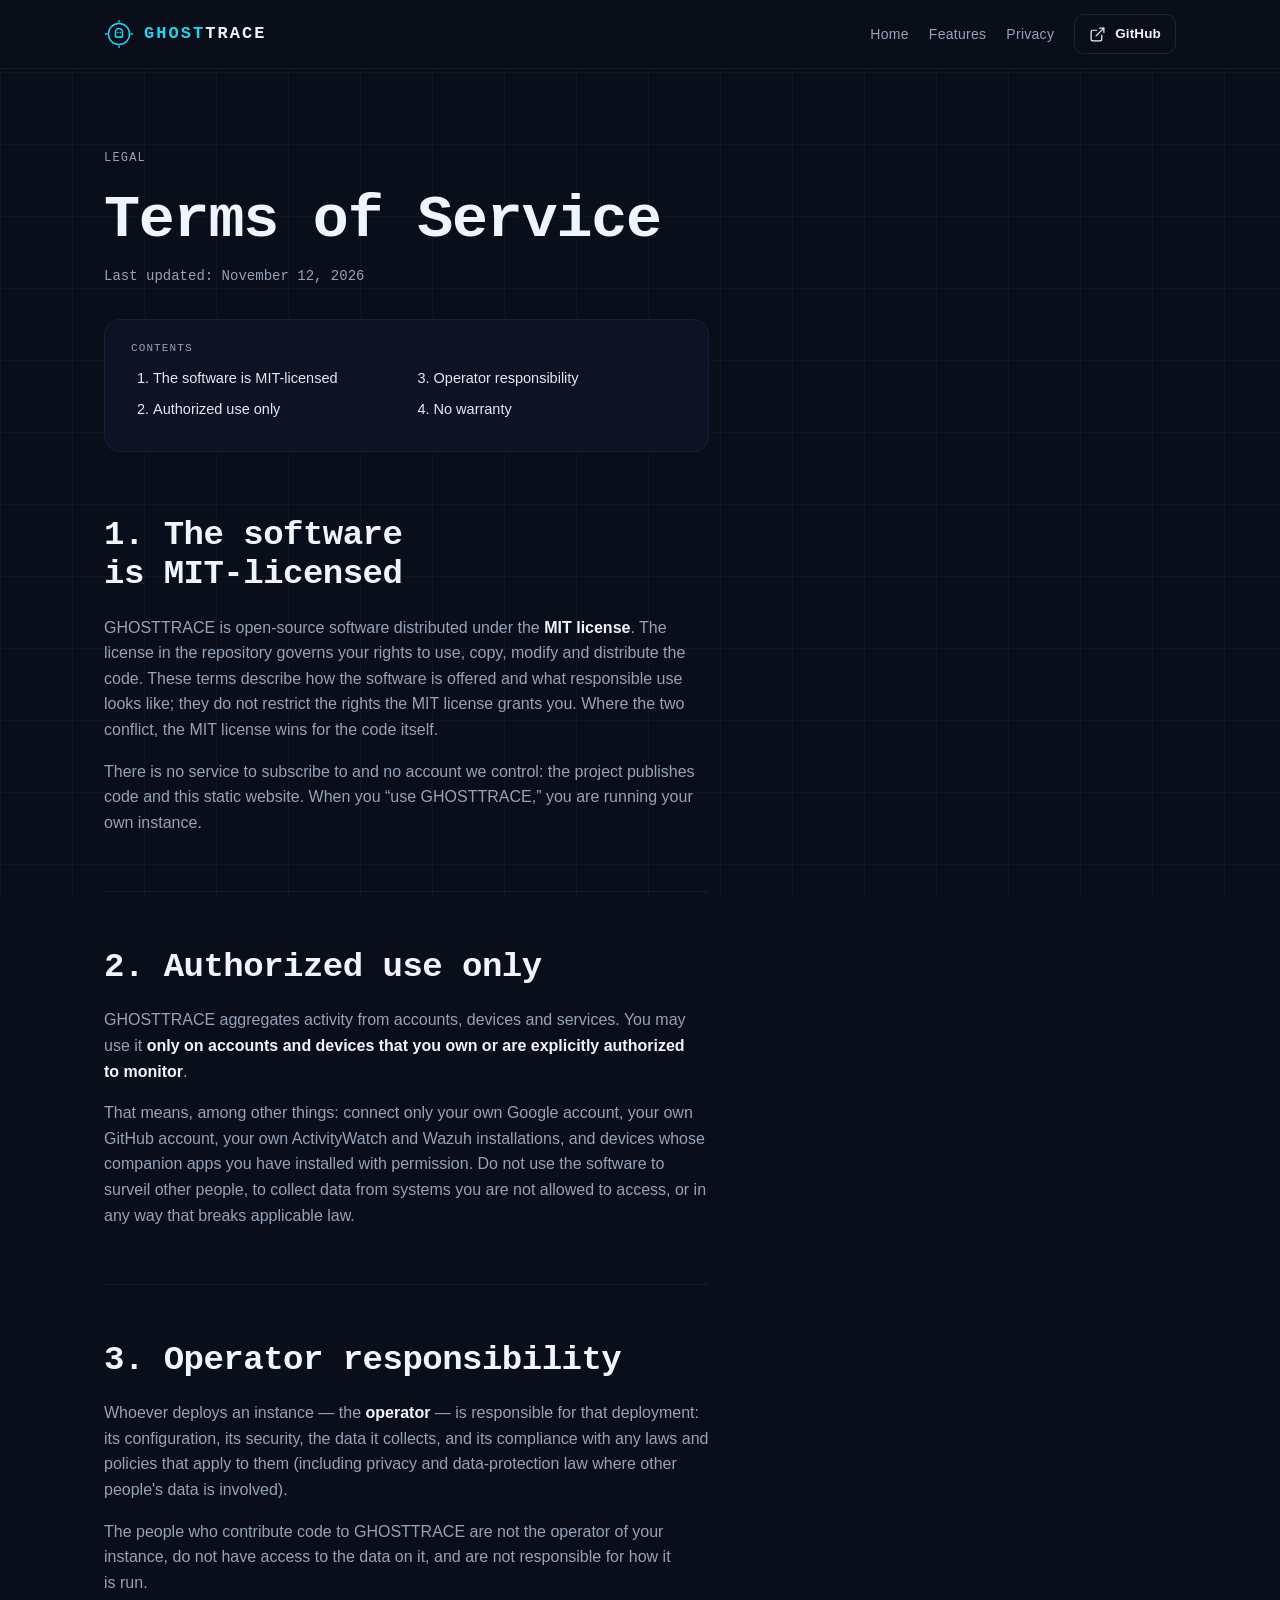
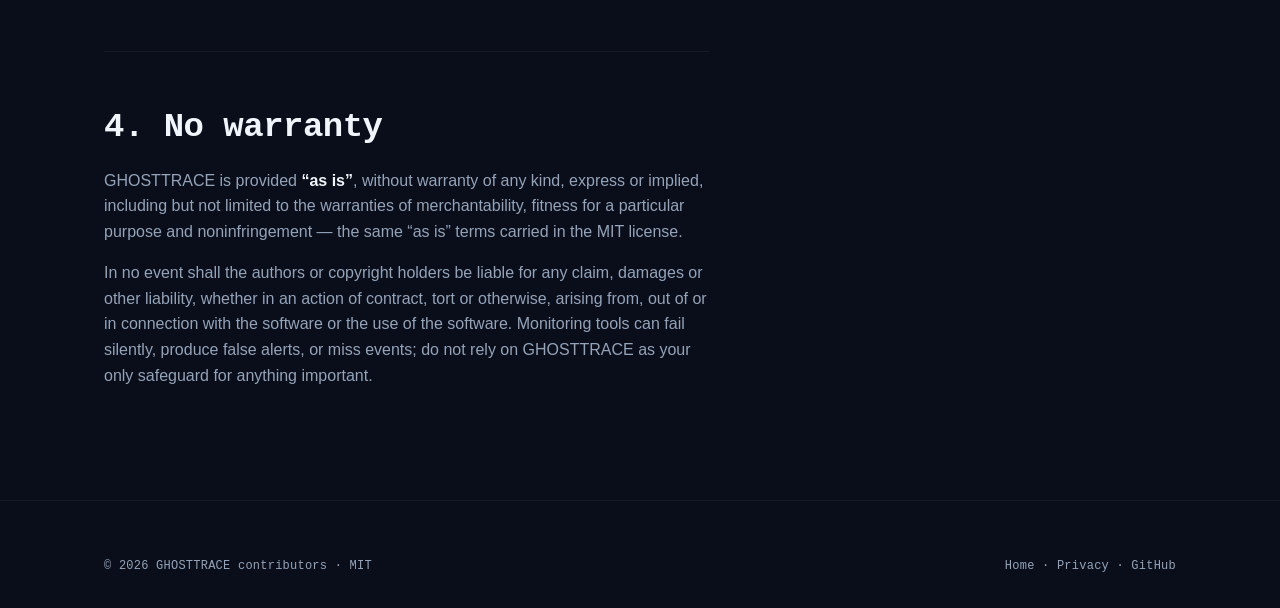
<file: terms.html>
<!doctype html>
<html lang="en" data-zcode-design>
<head>
  <meta charset="utf-8" />
  <meta name="viewport" content="width=device-width, initial-scale=1" />
  <title>Terms of Service — GHOSTTRACE</title>
  <meta name="description" content="GHOSTTRACE is MIT-licensed open-source software, provided as is. Use it only on accounts and devices you own or are authorized to monitor." />
  <meta name="theme-color" content="#0a0e1a" />
  <link rel="canonical" href="https://parasbutt3-dotcom.github.io/ghosttrace-site/terms.html" />
  <meta property="og:type" content="website" />
  <meta property="og:site_name" content="GHOSTTRACE" />
  <meta property="og:url" content="https://parasbutt3-dotcom.github.io/ghosttrace-site/terms.html" />
  <meta property="og:title" content="Terms of Service — GHOSTTRACE" />
  <meta property="og:description" content="GHOSTTRACE is MIT-licensed open-source software, provided as is. Use it only on accounts and devices you own or are authorized to monitor." />
  <meta name="twitter:card" content="summary" />
  <link rel="icon" href="favicon.svg" type="image/svg+xml" />
  <link rel="apple-touch-icon" href="logo.png" />
  <link rel="stylesheet" href="style.css" />
</head>
<body>
  <a class="skip-link" href="#main">Skip to content</a>

  <header class="topnav">
    <div class="container topnav-inner">
      <a class="brand" href="index.html" aria-label="GHOSTTRACE home">
        <svg viewBox="0 0 512 512" width="30" height="30" aria-hidden="true" focusable="false">
          <circle cx="256" cy="256" r="180" fill="none" stroke="#22d3ee" stroke-width="26"/>
          <path d="M256 28v24M256 460v24M28 256h24M460 256h24" fill="none" stroke="#22d3ee" stroke-width="26" stroke-linecap="round"/>
          <path d="M196 302V222a60 60 0 0 1 120 0v80q-15 22-30 0q-15 22-30 0q-15 22-30 0q-15 22-30 0Z" fill="none" stroke="#22d3ee" stroke-width="26" stroke-linejoin="round" stroke-linecap="round"/>
          <circle cx="235" cy="230" r="14" fill="#22d3ee"/>
          <circle cx="277" cy="230" r="14" fill="#22d3ee"/>
        </svg>
        <span class="brand-word"><span class="accent">GHOST</span>TRACE</span>
      </a>
      <nav class="nav-right" aria-label="Primary">
        <div class="nav-links">
          <a href="index.html">Home</a>
          <a href="index.html#features">Features</a>
          <a href="privacy.html">Privacy</a>
        </div>
        <a class="btn btn-secondary btn-sm" href="https://github.com/ghosttrace/ghosttrace" rel="noopener">
          <svg viewBox="0 0 24 24" fill="none" stroke="currentColor" stroke-width="1.7" stroke-linecap="round" stroke-linejoin="round" aria-hidden="true"><path d="M18 13v6a2 2 0 0 1-2 2H5a2 2 0 0 1-2-2V8a2 2 0 0 1 2-2h6"/><path d="M15 3h6v6"/><path d="M10 14 21 3"/></svg>
          GitHub
        </a>
      </nav>
    </div>
  </header>

  <main id="main">
    <div class="container">
      <div class="legal-head">
        <p class="eyebrow">Legal</p>
        <h1>Terms of Service</h1>
        <p class="meta">Last updated: November 12, 2026</p>
        <nav class="toc" aria-label="Contents">
          <h2>Contents</h2>
          <ol>
            <li><a href="#license">The software is MIT-licensed</a></li>
            <li><a href="#authorized-use">Authorized use only</a></li>
            <li><a href="#operator">Operator responsibility</a></li>
            <li><a href="#warranty">No warranty</a></li>
          </ol>
        </nav>
      </div>

      <div class="prose">
        <section id="license" aria-labelledby="license-title">
          <h2 id="license-title">1. The software is MIT-licensed</h2>
          <p>GHOSTTRACE is open-source software distributed under the <strong>MIT license</strong>. The license in the repository governs your rights to use, copy, modify and distribute the code. These terms describe how the software is offered and what responsible use looks like; they do not restrict the rights the MIT license grants you. Where the two conflict, the MIT license wins for the code itself.</p>
          <p>There is no service to subscribe to and no account we control: the project publishes code and this static website. When you “use GHOSTTRACE,” you are running your own instance.</p>
        </section>

        <section id="authorized-use" aria-labelledby="authorized-use-title">
          <h2 id="authorized-use-title">2. Authorized use only</h2>
          <p>GHOSTTRACE aggregates activity from accounts, devices and services. You may use it <strong>only on accounts and devices that you own or are explicitly authorized to monitor</strong>.</p>
          <p>That means, among other things: connect only your own Google account, your own GitHub account, your own ActivityWatch and Wazuh installations, and devices whose companion apps you have installed with permission. Do not use the software to surveil other people, to collect data from systems you are not allowed to access, or in any way that breaks applicable law.</p>
        </section>

        <section id="operator" aria-labelledby="operator-title">
          <h2 id="operator-title">3. Operator responsibility</h2>
          <p>Whoever deploys an instance — the <strong>operator</strong> — is responsible for that deployment: its configuration, its security, the data it collects, and its compliance with any laws and policies that apply to them (including privacy and data-protection law where other people's data is involved).</p>
          <p>The people who contribute code to GHOSTTRACE are not the operator of your instance, do not have access to the data on it, and are not responsible for how it is run.</p>
        </section>

        <section id="warranty" aria-labelledby="warranty-title">
          <h2 id="warranty-title">4. No warranty</h2>
          <p>GHOSTTRACE is provided <strong>“as is”</strong>, without warranty of any kind, express or implied, including but not limited to the warranties of merchantability, fitness for a particular purpose and noninfringement — the same “as is” terms carried in the MIT license.</p>
          <p>In no event shall the authors or copyright holders be liable for any claim, damages or other liability, whether in an action of contract, tort or otherwise, arising from, out of or in connection with the software or the use of the software. Monitoring tools can fail silently, produce false alerts, or miss events; do not rely on GHOSTTRACE as your only safeguard for anything important.</p>
        </section>
      </div>
    </div>
  </main>

  <footer class="pagefoot">
    <div class="container">
      <div class="foot-bottom" style="border-top:0;padding-top:0">
        <span>© 2026 GHOSTTRACE contributors · MIT</span>
        <span><a href="index.html">Home</a> · <a href="privacy.html">Privacy</a> · <a href="https://github.com/ghosttrace/ghosttrace" rel="noopener">GitHub</a></span>
      </div>
    </div>
  </footer>
</body>
</html>
</file>
<file: style.css>
/* GHOSTTRACE — shared design system
   Dark SOC theme. All palette/type decisions live in :root; pages only consume tokens. */

:root {
  /* palette — neutrals dominate, cyan is the single accent */
  --bg:           #0a0e1a;   /* page — never pure black */
  --panel:        #0d1224;   /* cards, figures, nav */
  --panel-deep:   #060a14;   /* terminal block — one step below page */
  --fg:           #e2e8f0;   /* primary text — never pure white */
  --fg-bright:    #f0f5fb;
  --muted:        #94a3b8;   /* secondary text, slate-400 — clears 4.5:1 on --panel */
  --border:       rgba(148, 163, 184, 0.16);
  --border-soft:  rgba(148, 163, 184, 0.09);
  --accent:       #22d3ee;   /* cyan — rationed: wordmark, primary CTA, focus rings */
  --accent-hover: #4ee0f5;
  --accent-ink:   #071a2b;   /* text on accent fills */
  --accent-soft:  rgba(34, 211, 238, 0.12);
  --grid-line:    rgba(148, 163, 184, 0.05);

  /* type — mono carries the instrument voice, sans does the reading */
  --font-mono: ui-monospace, "Cascadia Mono", "JetBrains Mono", "SF Mono", Menlo, Consolas, monospace;
  --font-sans: "Segoe UI Variable Text", "Segoe UI", -apple-system, BlinkMacSystemFont, "Helvetica Neue", Arial, sans-serif;

  --fs-display: clamp(40px, 5.4vw, 60px);
  --fs-h2:      clamp(27px, 3.2vw, 34px);
  --fs-h3:      19px;
  --fs-lead:    clamp(17px, 2vw, 19px);
  --fs-body:    16px;
  --fs-sm:      14px;
  --fs-label:   12px;

  /* spacing — 8-point grid */
  --gap-xs: 8px;
  --gap-sm: 12px;
  --gap-md: 20px;
  --gap-lg: 32px;
  --gap-xl: 56px;
  --gap-2xl: 96px;
  --container: 1120px;
  --gutter: 24px;

  --radius: 10px;
  --radius-lg: 16px;
}

/* ---- reset & base ------------------------------------------------------ */
*, *::before, *::after { box-sizing: border-box; }
html { -webkit-text-size-adjust: 100%; scroll-behavior: smooth; }
body {
  margin: 0;
  background: var(--bg);
  color: var(--fg);
  font-family: var(--font-sans);
  font-size: var(--fs-body);
  line-height: 1.6;
  text-rendering: optimizeLegibility;
  -webkit-font-smoothing: antialiased;
}
/* faint scope-grid texture — atmosphere, kept near-invisible */
body::before {
  content: "";
  position: fixed;
  inset: 0;
  background-image:
    linear-gradient(var(--grid-line) 1px, transparent 1px),
    linear-gradient(90deg, var(--grid-line) 1px, transparent 1px);
  background-size: 72px 72px;
  pointer-events: none;
  z-index: -1;
}
img, svg { display: block; max-width: 100%; }
a { color: inherit; text-decoration: none; }
button { font: inherit; cursor: pointer; }
p { margin: 0 0 1em; text-wrap: pretty; }
p:last-child { margin-bottom: 0; }
h1, h2, h3 { text-wrap: balance; margin: 0; }
::selection { background: var(--accent-soft); color: var(--fg-bright); }

:focus-visible {
  outline: 2px solid var(--accent);
  outline-offset: 2px;
  border-radius: 4px;
}

.skip-link {
  position: absolute;
  left: -9999px;
  top: 0;
  z-index: 100;
  padding: 10px 16px;
  background: var(--accent);
  color: var(--accent-ink);
  font-weight: 600;
  border-radius: 0 0 8px 0;
}
.skip-link:focus { left: 0; }

/* ---- layout ------------------------------------------------------------ */
.container {
  max-width: var(--container);
  margin-inline: auto;
  padding-inline: var(--gutter);
}
.section { padding-block: clamp(56px, 9vw, var(--gap-2xl)); }
.section + .section { border-top: 1px solid var(--border-soft); }
.section[id] { scroll-margin-top: 84px; }
.grid-3 { display: grid; grid-template-columns: repeat(3, 1fr); gap: var(--gap-md); }
@media (max-width: 900px) { .grid-3 { grid-template-columns: 1fr; } }

/* ---- type -------------------------------------------------------------- */
.eyebrow, .label {
  font-family: var(--font-mono);
  font-size: var(--fs-label);
  letter-spacing: 0.1em;
  text-transform: uppercase;
  color: var(--muted);
  margin: 0 0 var(--gap-md);
}
.h1, h1 {
  font-family: var(--font-mono);
  font-size: var(--fs-display);
  font-weight: 650;
  line-height: 1.08;
  letter-spacing: -0.02em;
  color: var(--fg-bright);
}
.h2, h2 {
  font-family: var(--font-mono);
  font-size: var(--fs-h2);
  font-weight: 650;
  line-height: 1.15;
  letter-spacing: -0.015em;
  color: var(--fg-bright);
  margin-bottom: var(--gap-sm);
}
.h3, h3 {
  font-size: var(--fs-h3);
  font-weight: 600;
  line-height: 1.3;
  letter-spacing: -0.005em;
}
.lead {
  font-size: var(--fs-lead);
  line-height: 1.6;
  color: var(--muted);
  max-width: 58ch;
}
.meta {
  font-family: var(--font-mono);
  font-size: var(--fs-sm);
  color: var(--muted);
}

/* ---- topnav ------------------------------------------------------------ */
.topnav {
  position: sticky;
  top: 0;
  z-index: 10;
  background: rgba(10, 14, 26, 0.86);
  backdrop-filter: blur(12px);
  -webkit-backdrop-filter: blur(12px);
  border-bottom: 1px solid var(--border-soft);
}
.topnav-inner {
  display: flex;
  align-items: center;
  justify-content: space-between;
  gap: var(--gap-md);
  padding-block: 14px;
}
.brand {
  display: inline-flex;
  align-items: center;
  gap: 10px;
}
.brand svg { width: 30px; height: 30px; }
.brand-word {
  font-family: var(--font-mono);
  font-size: 17px;
  font-weight: 700;
  letter-spacing: 0.12em;
  color: var(--fg-bright);
}
.brand-word .accent { color: var(--accent); }
.nav-right { display: flex; align-items: center; gap: var(--gap-md); }
.nav-links { display: flex; align-items: center; gap: var(--gap-md); }
.nav-links a {
  font-size: 14px;
  letter-spacing: 0.02em;
  color: var(--muted);
  padding-block: 6px;
}
.nav-links a:hover { color: var(--fg-bright); }
@media (max-width: 719px) { .nav-links { display: none; } }

/* ---- buttons ----------------------------------------------------------- */
.btn {
  display: inline-flex;
  align-items: center;
  justify-content: center;
  gap: 9px;
  padding: 12px 22px;
  border-radius: var(--radius);
  border: 1px solid transparent;
  font-size: 15px;
  font-weight: 600;
  letter-spacing: 0.01em;
  transition: background 0.15s ease, border-color 0.15s ease, transform 0.05s ease;
  min-height: 44px;
}
.btn:active { transform: translateY(1px); }
.btn svg { width: 17px; height: 17px; }
.btn-primary { background: var(--accent); color: var(--accent-ink); }
.btn-primary:hover { background: var(--accent-hover); }
.btn-secondary { background: transparent; color: var(--fg-bright); border-color: var(--border); }
.btn-secondary:hover { border-color: var(--muted); background: var(--accent-soft); }
.btn-sm { padding: 8px 14px; font-size: 13.5px; min-height: 40px; }

/* ---- hero -------------------------------------------------------------- */
.hero { padding-block: clamp(64px, 10vw, 140px); }
.hero-split {
  display: grid;
  grid-template-columns: 1.05fr 0.95fr;
  gap: var(--gap-2xl);
  align-items: center;
}
.hero h1 { margin-bottom: var(--gap-md); }
.hero h1 .word { display: block; }
.hero h1 .brand-line {
  display: block;
  font-size: 0.42em;
  font-weight: 700;
  letter-spacing: 0.22em;
  color: var(--accent);
  margin-bottom: 0.9em;
}
.hero .lead { margin-bottom: var(--gap-lg); }
.hero-cta { display: flex; flex-wrap: wrap; gap: var(--gap-sm); }
@media (max-width: 900px) {
  .hero-split { grid-template-columns: 1fr; gap: var(--gap-xl); }
}

/* sample timeline figure — the product itself as the hero visual */
.timeline-panel {
  position: relative;
  margin: 0;
  background: var(--panel);
  border: 1px solid var(--border);
  border-radius: var(--radius-lg);
  overflow: hidden;
  box-shadow: 0 24px 64px rgba(0, 0, 0, 0.45);
}
.timeline-head {
  display: flex;
  align-items: center;
  justify-content: space-between;
  gap: var(--gap-sm);
  padding: 12px 18px;
  border-bottom: 1px solid var(--border-soft);
  background: var(--panel-deep);
}
.timeline-head .label { margin: 0; }
.live-dot {
  display: inline-block;
  width: 8px; height: 8px;
  border-radius: 50%;
  background: var(--accent);
  margin-right: 8px;
  animation: pulse 2.4s ease-in-out infinite;
}
@keyframes pulse { 0%, 100% { opacity: 1; } 50% { opacity: 0.35; } }
.timeline-list { list-style: none; margin: 0; padding: 6px 0; }
.timeline-row {
  display: grid;
  grid-template-columns: 58px 128px 1fr;
  gap: 14px;
  align-items: baseline;
  padding: 11px 18px;
  font-size: 14px;
}
.timeline-row + .timeline-row { border-top: 1px solid var(--border-soft); }
.timeline-row time {
  font-family: var(--font-mono);
  font-size: 13px;
  color: var(--muted);
  font-variant-numeric: tabular-nums;
}
.timeline-row .src {
  display: inline-flex;
  align-items: center;
  gap: 7px;
  font-family: var(--font-mono);
  font-size: 11px;
  letter-spacing: 0.08em;
  text-transform: uppercase;
  color: var(--muted);
}
.src::before {
  content: "";
  width: 6px; height: 6px;
  border-radius: 50%;
  background: var(--muted);
  flex: none;
}
.timeline-row .evt { color: var(--fg); min-width: 0; overflow-wrap: anywhere; }
.timeline-foot {
  padding: 12px 18px;
  border-top: 1px solid var(--border-soft);
  background: var(--panel-deep);
  font-family: var(--font-mono);
  font-size: 12px;
  letter-spacing: 0.02em;
  color: var(--muted);
}
@media (max-width: 480px) {
  .timeline-row { grid-template-columns: 1fr; gap: 2px; }
}

/* reveal on load — one orchestrated moment, kept quiet */
.reveal { opacity: 0; animation: rise 0.5s ease forwards; }
@keyframes rise { from { opacity: 0; transform: translateY(10px); } to { opacity: 1; transform: none; } }

/* one-time scan-line sweep across the timeline panel — the instrument booting up */
.timeline-panel::after {
  content: "";
  position: absolute;
  inset: 0;
  pointer-events: none;
  background: linear-gradient(180deg,
    transparent 0%,
    rgba(34, 211, 238, 0.05) 45%,
    rgba(34, 211, 238, 0.22) 50%,
    rgba(34, 211, 238, 0.05) 55%,
    transparent 100%);
  transform: translateY(-110%);
  animation: sweep 1.4s cubic-bezier(0.4, 0, 0.2, 1) 0.45s 1 both;
}
@keyframes sweep { to { transform: translateY(110%); } }

/* ---- features ---------------------------------------------------------- */
.section-head { max-width: 62ch; margin-bottom: var(--gap-xl); }
.features-grid {
  display: grid;
  grid-template-columns: repeat(2, 1fr);
  gap: 1px;                  /* hairline gaps: the grid itself is the border */
  background: var(--border-soft);
  border: 1px solid var(--border-soft);
  border-radius: var(--radius-lg);
  overflow: hidden;
}
.feature {
  display: block;
  padding: 26px;
  background: var(--panel);
}
.feature-mark {
  width: 40px; height: 40px;
  display: grid;
  place-items: center;
  border: 1px solid var(--border);
  border-radius: 10px;
  color: var(--muted);
  margin-bottom: var(--gap-md);
  transition: color 0.15s ease, border-color 0.15s ease;
}
.feature-mark svg { width: 20px; height: 20px; }
.feature h3 { margin-bottom: 6px; color: var(--fg-bright); }
.feature p { margin: 0; color: var(--muted); font-size: 15px; line-height: 1.55; }
.feature:hover .feature-mark { color: var(--accent); border-color: var(--accent-soft); }
@media (max-width: 719px) { .features-grid { grid-template-columns: 1fr; } }

/* ---- privacy pillars ---------------------------------------------------- */
.pillar {
  background: var(--panel);
  border: 1px solid var(--border-soft);
  border-radius: var(--radius-lg);
  padding: 28px;
}
.pillar > svg { color: var(--fg); }
.pillar h3 { margin: var(--gap-md) 0 8px; color: var(--fg-bright); }
.pillar p { color: var(--muted); font-size: 15px; }
.scope-chips { display: flex; flex-wrap: wrap; gap: 10px; margin-top: var(--gap-lg); }
.chip {
  font-family: var(--font-mono);
  font-size: 12px;
  letter-spacing: 0.03em;
  color: var(--muted);
  background: var(--panel);
  border: 1px solid var(--border);
  border-radius: 999px;
  padding: 6px 13px;
}
.site-privacy-note {
  margin-top: var(--gap-lg);
  padding: 18px 22px;
  border: 1px solid var(--border);
  border-radius: var(--radius);
  background: var(--panel);
  font-size: 15px;
  color: var(--fg);
}

/* ---- quick start --------------------------------------------------------- */
.quickstart-grid { display: grid; grid-template-columns: 1.1fr 0.9fr; gap: var(--gap-xl); align-items: center; }
@media (max-width: 900px) { .quickstart-grid { grid-template-columns: 1fr; } }
.terminal {
  background: var(--panel-deep);
  border: 1px solid var(--border);
  border-radius: var(--radius-lg);
  overflow: hidden;
}
.terminal-bar {
  display: flex;
  align-items: center;
  justify-content: space-between;
  padding: 10px 16px;
  border-bottom: 1px solid var(--border-soft);
}
.terminal-bar .label { margin: 0; font-size: 11px; }
.copy-btn {
  display: inline-flex;
  align-items: center;
  gap: 7px;
  background: transparent;
  border: 1px solid var(--border);
  border-radius: 8px;
  color: var(--muted);
  font-family: var(--font-mono);
  font-size: 11px;
  letter-spacing: 0.08em;
  text-transform: uppercase;
  padding: 6px 11px;
  min-height: 32px;
  transition: color 0.15s ease, border-color 0.15s ease;
}
.copy-btn:hover { color: var(--fg-bright); border-color: var(--muted); }
.copy-btn svg { width: 13px; height: 13px; }
.terminal pre {
  margin: 0;
  padding: 20px 18px;
  font-family: var(--font-mono);
  font-size: 14px;
  line-height: 1.9;
  color: var(--fg);
  overflow-x: auto;
}
.terminal .prompt { color: var(--muted); user-select: none; }
.terminal .comment { color: var(--muted); font-style: normal; opacity: 0.75; }
.quickstart-points { list-style: none; margin: 0; padding: 0; }
.quickstart-points li {
  display: flex;
  gap: 12px;
  padding: 10px 0;
  color: var(--muted);
  font-size: 15px;
}
.quickstart-points svg { width: 18px; height: 18px; flex: none; color: var(--muted); margin-top: 4px; }
.quickstart-points strong { color: var(--fg-bright); font-weight: 600; }

/* ---- footer --------------------------------------------------------------- */
.pagefoot {
  border-top: 1px solid var(--border-soft);
  padding-block: var(--gap-xl) var(--gap-lg);
  margin-top: var(--gap-xl);
}
.foot-grid {
  display: flex;
  flex-wrap: wrap;
  justify-content: space-between;
  gap: var(--gap-lg);
  margin-bottom: var(--gap-lg);
}
.foot-brand { max-width: 34ch; }
.foot-brand p { color: var(--muted); font-size: 14px; margin-top: 12px; }
.foot-col h3 {
  font-family: var(--font-mono);
  font-size: 11px;
  letter-spacing: 0.1em;
  text-transform: uppercase;
  color: var(--muted);
  margin-bottom: 14px;
  font-weight: 500;
}
.foot-col ul { list-style: none; margin: 0; padding: 0; }
.foot-col li { margin-bottom: 10px; }
.foot-col a { color: var(--fg); font-size: 14px; }
.foot-col a:hover { color: var(--accent); }
.foot-bottom {
  display: flex;
  flex-wrap: wrap;
  justify-content: space-between;
  gap: var(--gap-sm);
  padding-top: var(--gap-md);
  border-top: 1px solid var(--border-soft);
  font-family: var(--font-mono);
  font-size: 12px;
  letter-spacing: 0.02em;
  color: var(--muted);
}

/* ---- legal pages ----------------------------------------------------------- */
.legal-head { padding-block: clamp(48px, 7vw, 80px) var(--gap-lg); }
.legal-head h1 { margin-bottom: var(--gap-sm); }
.toc {
  background: var(--panel);
  border: 1px solid var(--border-soft);
  border-radius: var(--radius-lg);
  padding: 22px 26px;
  margin: var(--gap-lg) 0 0;
  max-width: 68ch;
}
.toc h2 {
  font-size: 11px;
  letter-spacing: 0.1em;
  text-transform: uppercase;
  color: var(--muted);
  font-weight: 500;
  margin-bottom: 12px;
}
.toc ol { margin: 0; padding-left: 22px; columns: 2; column-gap: var(--gap-lg); }
.toc li { margin-bottom: 8px; font-size: 14.5px; break-inside: avoid; }
.toc a:hover { color: var(--accent); }
@media (max-width: 719px) { .toc ol { columns: 1; } }

.prose { max-width: 68ch; }
.prose section { padding-block: var(--gap-xl); border-top: 1px solid var(--border-soft); }
.prose section:first-child { border-top: 0; padding-top: var(--gap-lg); }
.prose h2 { margin-bottom: var(--gap-md); }
.prose h3 { color: var(--fg-bright); margin: var(--gap-lg) 0 8px; }
.prose p, .prose li { color: var(--muted); }
.prose strong { color: var(--fg-bright); font-weight: 600; }
.prose a { color: var(--fg-bright); text-decoration: underline; text-underline-offset: 3px; }
.prose a:hover { color: var(--accent); }
.prose ul, .prose ol { padding-left: 24px; margin: 0 0 1em; }
.prose li { margin-bottom: 8px; }
.prose .scope-table { width: 100%; border-collapse: collapse; font-size: 14.5px; margin: var(--gap-md) 0 var(--gap-lg); }
.prose .scope-table th, .prose .scope-table td {
  text-align: left;
  padding: 10px 14px;
  border-bottom: 1px solid var(--border-soft);
  vertical-align: top;
}
.prose .scope-table th {
  font-family: var(--font-mono);
  font-size: 11px;
  letter-spacing: 0.08em;
  text-transform: uppercase;
  color: var(--muted);
  font-weight: 500;
}
.prose .scope-table td:first-child { font-family: var(--font-mono); font-size: 13px; color: var(--fg-bright); white-space: nowrap; }
@media (max-width: 560px) {
  .prose .scope-table td:first-child { white-space: normal; }
}
.prose code {
  font-family: var(--font-mono);
  font-size: 0.92em;
  background: var(--panel);
  border: 1px solid var(--border-soft);
  border-radius: 6px;
  padding: 1px 7px;
}
.callout {
  background: var(--panel);
  border: 1px solid var(--border);
  border-radius: var(--radius);
  padding: 22px 26px;
  margin: var(--gap-lg) 0;
}
.callout p { color: var(--fg); }

/* ---- motion ----------------------------------------------------------------- */
@media (prefers-reduced-motion: reduce) {
  html { scroll-behavior: auto; }
  .live-dot { animation: none; }
  .reveal { opacity: 1; animation: none; }
  .timeline-panel::after { display: none; }
  .btn, .btn:active, .copy-btn, .feature-mark { transition: none; transform: none; }
}
</file>
